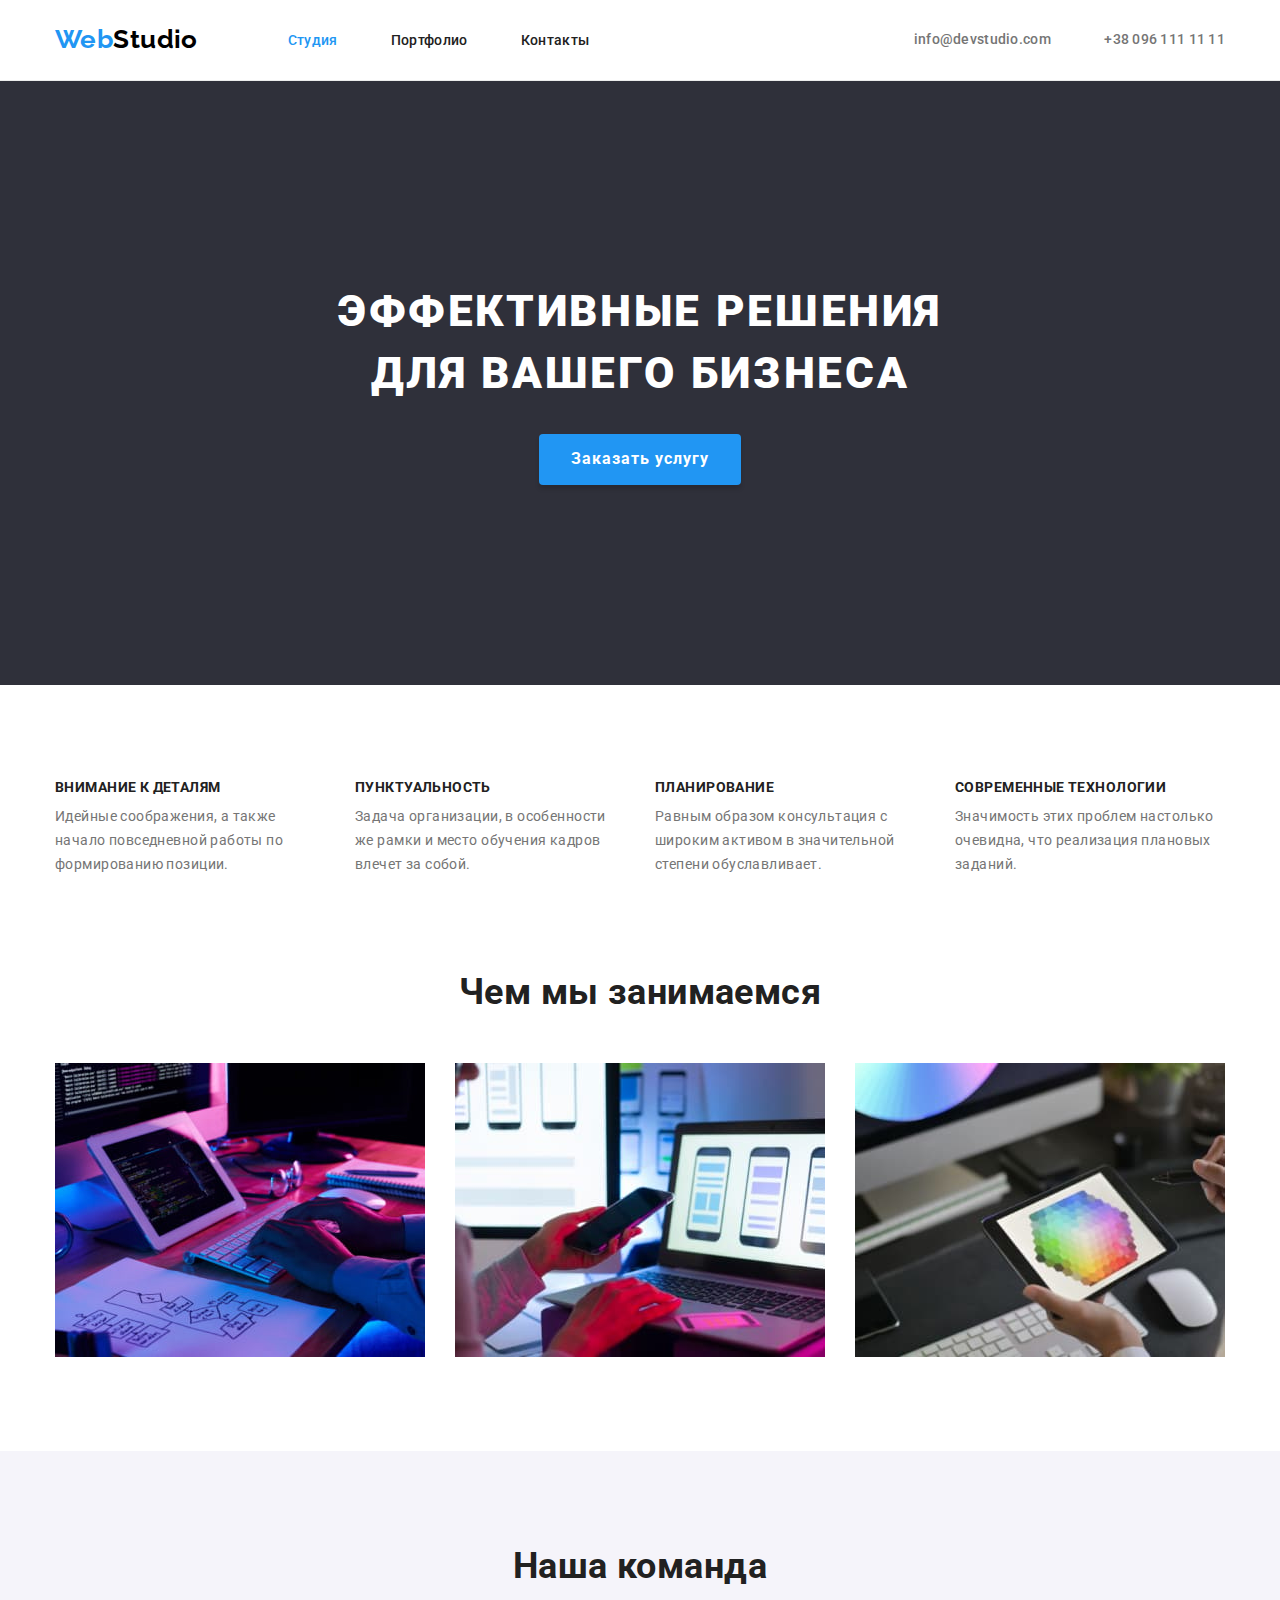
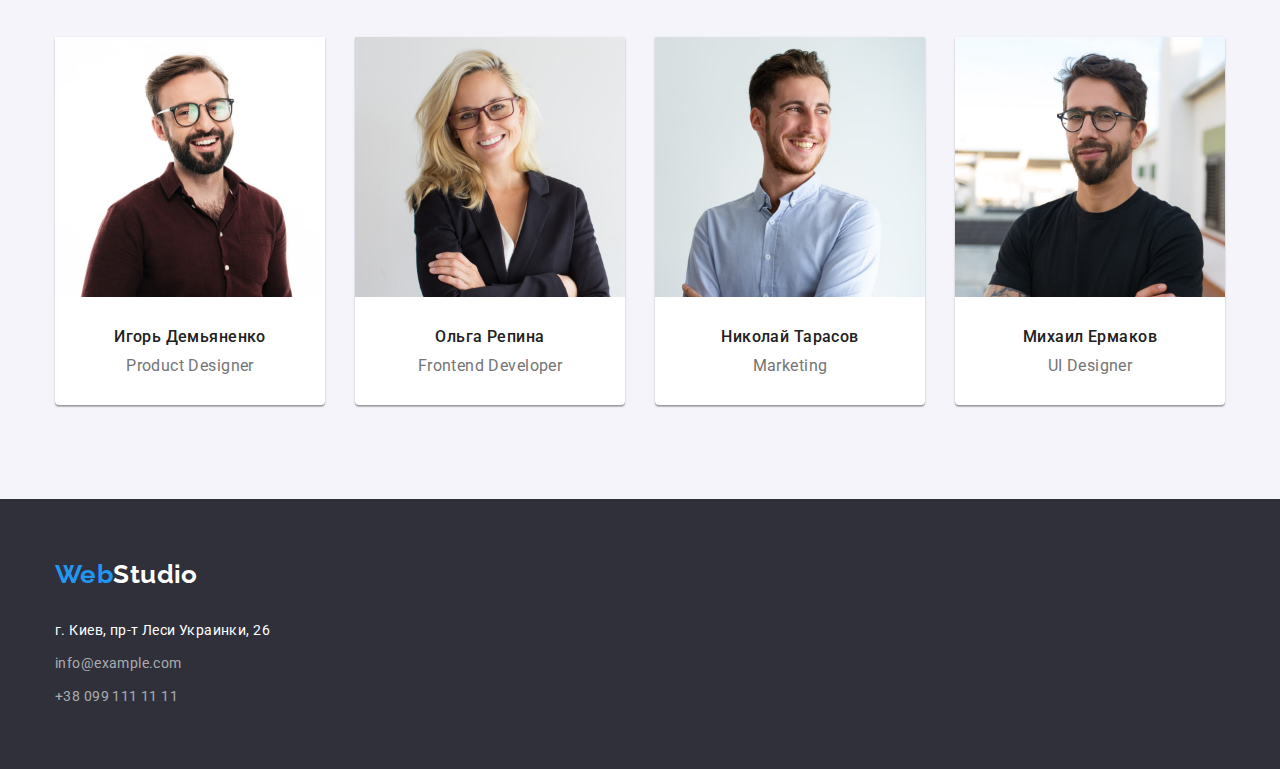
<file: index.html>
<!DOCTYPE html>
<html lang="ru">
<head>
   
    <meta charset="UTF-8">
    <meta http-equiv="X-UA-Compatible" content="IE=edge">
    <meta name="viewport" content="width=device-width, initial-scale=1.0">
    <title>Document</title>
    <link rel="stylesheet" href="https://cdnjs.cloudflare.com/ajax/libs/modern-normalize/1.1.0/modern-normalize.min.css">
    <link href="https://fonts.googleapis.com/css2?family=Raleway:wght@700&family=Roboto:wght@400;500;700;900&display=swap" rel="stylesheet">
    <link rel="stylesheet" href="./styles.css">
</head>
<body>
    <header class="page-header">
        <nav class=" container nav-list">
            <a href="./index.html" class="logo-header"><span class="logo-web">Web</span>Studio</a>
            <ul class="site-nav list">
                <li class="item"><a  class="link current" href="./index.html" >Студия</a></li>
                <li class="item"><a  class="link" href="./portfolio.html" >Портфолио</a></li>
                <li class="item"><a  class="link" href="" >Контакты</a></li>
            </ul>
            <ul class="auth-nav list">
                <li class="item"><a  class="link" href="mailto:info@devstudio.com">info@devstudio.com</a></li>
                <li class="item"><a  class="link" href="tel:+380961111111">+38 096 111 11 11</a></li>
            </ul>
         </nav>       
    </header>
        <main>
             <section class="section hero">
                <div class="container"></div>
                    <h1 class="main-title">Эффективные решения для вашего бизнеса</h1>
                    <button type="button" class="main btn">Заказать услугу</button>
                 </div>     
            </section> 
                     
        <!-- Особенности -->
        <section class="section features">
            <div class="container">
                    <h2 class="visually-hidden">Особенности</h2>
            <ul class="features-list">
                <li class="item">
                    <h3 class="title-features">Внимание к деталям</h3>
                    <p class="features-about">Идейные соображения, а также начало повседневной работы по формированию позиции.</p>
                </li>
                <li class="item">
                    <h3 class="title-features">Пунктуальность</h3>
                    <p class="features-about">Задача организации, в особенности же рамки и место обучения кадров влечет за собой.</p>
                </li>
                <li class="item">
                    <h3 class="title-features">Планирование</h3>
                    <p class="features-about">Равным образом консультация с широким активом в значительной степени обуславливает.</p>
                </li>
                <li class="item">
                    <h3 class="title-features">Современные технологии</h3>
                    <p class="features-about">Значимость этих проблем настолько очевидна, что реализация плановых заданий.</p>
                </li>
            </ul>
            </div>
        </section>
        <!-- Чем мы занимаемся -->
        <section class="section work">
            <div class="container">
                <h2 class="title work">Чем мы занимаемся</h2>
                <ul class="work-list">
                    <li class="item"><img src="./images/Студия/box_1.jpg" alt="Веб-программирование" width="370" height="294"></li>
                    <li class="item"><img src="./images/Студия/box_2.jpg" alt="Мобильное программирование" width="370" height="294"></li>
                    <li class="item"><img src="./images/Студия/box_3.jpg" alt="Веб-дизайн" width="370" height="294"></li>
                </ul>
            </div>
        </section>
        <!-- Наша команда -->
        <section class="team section">
           <div class="container">
            <h2 class="title team">Наша команда</h2>
            <ul class="team-container">
                <li class="team-card">
                    <img src="./images/Студия/Ihor_Demyanenko.jpg" alt="Игорь Демьяненко Product Designer" width="270" height="260">
                    <h3 class="item-team">Игорь Демьяненко</h3>
                    <p class="team-prof">Product Designer</p>
                </li>
                <li class="team-card">
                    <img src="./images/Студия/Olga_Repyna.jpg" alt="Ольга Репина Frontend Developer" width="270" height="260">
                    <h3 class="item-team">Ольга Репина</h3>
                    <p class="team-prof">Frontend Developer</p>
                </li>
                <li class="team-card">
                    <img src="./images/Студия/Mykolay_Tarasov.jpg" alt="Николай Тарасов Marketing" width="270" height="260">
                    <h3 class="item-team">Николай Тарасов</h3>
                    <p class="team-prof">Marketing</p>
                </li>
                <li class="team-card">
                    <img src="./images/Студия/Myhail_Ermakov.jpg" alt="Михаил Ермаков UI Designer" width="270" height="260">
                    <h3 class="item-team">Михаил Ермаков</h3>
                    <p class="team-prof">UI Designer</p>
                </li>
            </ul>
           </div>
        </section>
    </main>
    <footer class="footer">
        <div class="container">
            <a class="logo-footer" href="./index.html" ><span class="logo-web">Web</span><span class="logo-studio">Studio</span></a>
        <address>
           <ul class="address">
               <li class="item"><a href="">г. Киев, пр-т Леси Украинки, 26 </a></li>
               <li class="item"><span class="contacts"><a href="mailto:info@example.com">info@example.com</a></span></li>
               <li class="item"><span class="contacts"><a href="tel:+380991111111">+38 099 111 11 11</a></span></li>
           </ul>       
        </address> 
        </div>
    </footer>
</body>
</html>
</file>
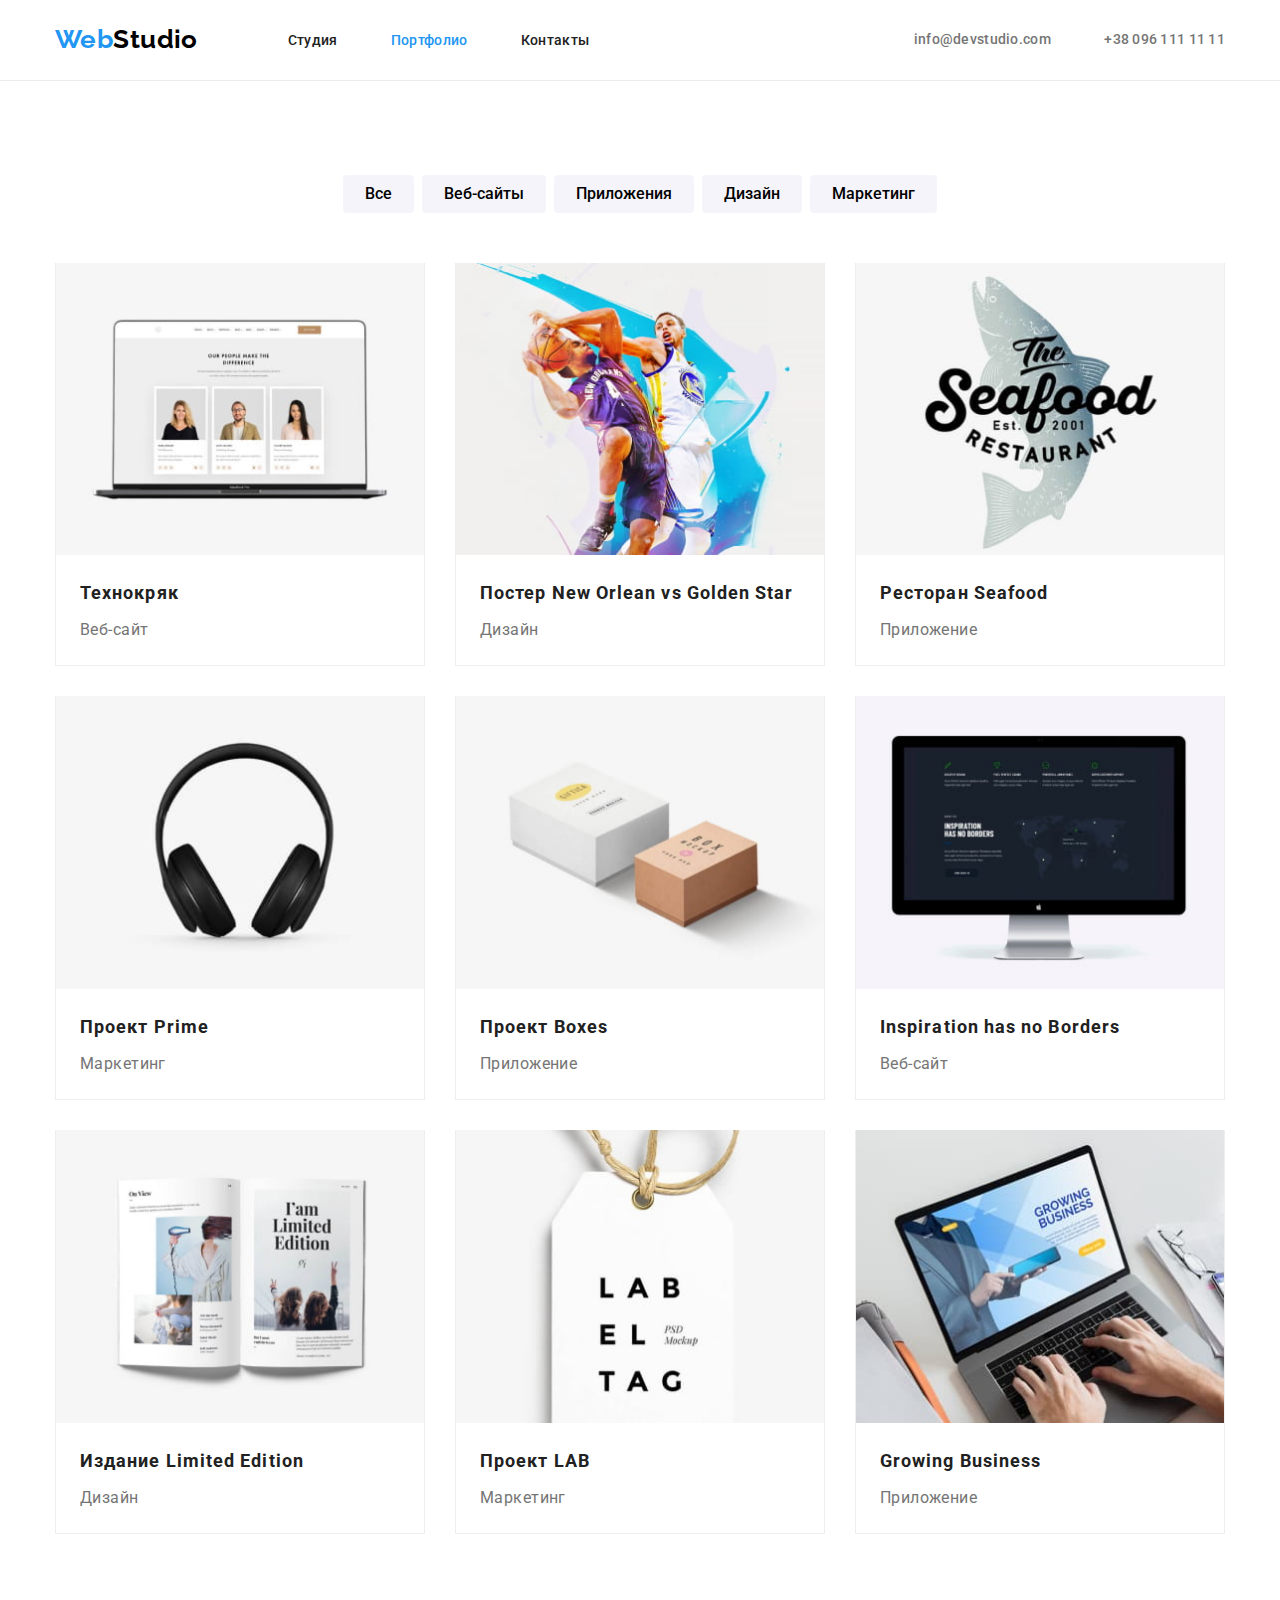
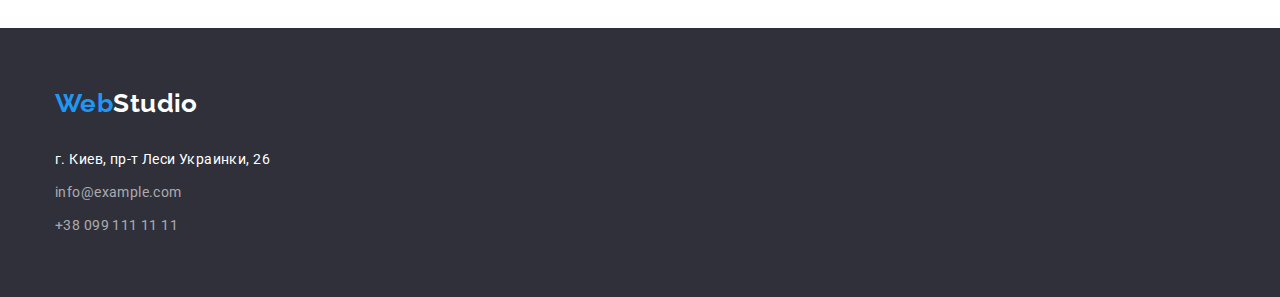
<file: portfolio.html>
<!DOCTYPE html>
<html lang="ru">
<head>
    <meta charset="UTF-8">
    <meta http-equiv="X-UA-Compatible" content="IE=edge">
    <meta name="viewport" content="width=device-width, initial-scale=1.0">
    <title>Document</title>
    <link rel="stylesheet" href="https://cdnjs.cloudflare.com/ajax/libs/modern-normalize/1.1.0/modern-normalize.min.css">
    <link href="https://fonts.googleapis.com/css2?family=Raleway:wght@700&family=Roboto:wght@400;500;700;900&display=swap" rel="stylesheet">
    <link rel="stylesheet" href="./styles.css">
</head>
<body>
    <header class="page-header">
        <nav class=" container nav-list">
            <a href="./index.html" class="logo-header"><span class="logo-web">Web</span>Studio</a>
            <ul class="site-nav list">
                <li class="item"><a  class="link" href="./index.html" >Студия</a></li>
                <li class="item"><a  class="link current" href="./portfolio.html" >Портфолио</a></li>
                <li class="item"><a  class="link" href="" >Контакты</a></li>
            </ul>
            <ul class="auth-nav list">
                <li class="item"><a  class="link" href="mailto:info@devstudio.com">info@devstudio.com</a></li>
                <li class="item"><a  class="link" href="tel:+380961111111">+38 096 111 11 11</a></li>
            </ul>
         </nav>       
    </header>
    <main>
        <section class="section portfolio">
           <div class="container">
                <h1 class="visually-hidden">Наши работы</h1>
                <ul class="filter-list">
                    <li class="item"><button type="button" class="btn">Все</button></li>
                    <li class="item"><button type="button" class="btn">Веб-сайты</button></li>
                    <li class="item"><button type="button" class="btn">Приложения</button></li>
                    <li class="item"><button type="button" class="btn">Дизайн</button></li>
                    <li class="item"><button type="button" class="btn">Маркетинг</button></li>
                </ul>
                <ul class="works-container">
                    <li class="item"> 
                        <a href="">
                            <img src="./images/Портфолио/Techno.jpg" alt="Проект Технокряк" width="370">
                            <div class="portfolio-descr">
                               <h2 class="work-title">Технокряк</h3>
                                <p class="work-descr">Веб-сайт</p> 
                            </div>
                        </a>
                    </li>
                    <li class="item">
                        <a href="">
                            <img src="./images/Портфолио/Bascketball.jpg" alt="Проект постера к баскетбольному матчу" width="370">
                            <div class="portfolio-descr">
                               <h2 class="work-title">Постер New Orlean vs Golden Star</h3>
                                <p class="work-descr">Дизайн</p> 
                            </div>
                        </a>
                    </li>
                    <li class="item">
                        <a href="">
                            <img src="./images/Портфолио/Seafood-rest.jpg" alt="Проект ресторана морской кухни" width="370">
                            <div class="portfolio-descr">
                               <h2 class="work-title">Ресторан Seafood</h3>
                                <p class="work-descr">Приложение</p> 
                            </div>
                        </a>
                    </li>
                    <li class="item">
                        <a href="">
                            <img src="./images/Портфолио/Prime.jpg" alt="Проект наушников Прайм" width="370">
                            <div class="portfolio-descr">
                               <h2 class="work-title">Проект Prime</h3>
                                <p class="work-descr">Маркетинг</p> 
                            </div>
                        </a>
                    </li>
                    <li class="item">
                        <a href="">
                            <img src="./images/Портфолио/Boxes.jpg" alt="Проект офрмленния коробок" width="370">
                            <div class="portfolio-descr">
                               <h2 class="work-title">Проект Boxes</h3>
                            <p class="work-descr">Приложение</p> 
                            </div>
                        </a>
                    </li>
                    <li class="item">
                        <a href="">
                            <img src="./images/Портфолио/Inspiration.jpg" alt="Проект Вдохновение" width="370">
                            <div class="portfolio-descr">
                               <h2 class="work-title">Inspiration has no Borders</h3>
                                <p class="work-descr">Веб-сайт</p> 
                            </div>
                        </a>
                    </li>
                    <li class="item">
                        <a href="">
                            <img src="./images/Портфолио/LimEditional.jpg" alt="Проект журнала" width="370">
                            <div class="portfolio-descr">
                               <h2 class="work-title">Издание Limited Edition</h3>
                                <p class="work-descr">Дизайн</p> 
                            </div>
                        </a>
                    </li>
                    <li class="item">
                        <a href="">
                            <img src="./images/Портфолио/LAB.jpg" alt="Проект ЛАБ" width="370">
                            <div class="portfolio-descr">
                               <h2 class="work-title">Проект LAB</h3>
                                <p class="work-descr">Маркетинг</p> 
                            </div>
                        </a>
                    </li>
                    <li class="item">
                        <a href="">
                            <img src="./images/Портфолио/GrowBusiness.jpg" alt="Проект по развитию бизнеса" width="370">
                            <div class="portfolio-descr">
                               <h2 class="work-title">Growing Business</h3>
                                <p class="work-descr">Приложение</p>  
                            </div>
                        </a>  
                    </li>
                </ul>
           </div>
        </section>
    </main>
    <footer class="footer">
        <div class="container">
            <a class="logo-footer" href="./index.html" ><span class="logo-web">Web</span><span class="logo-studio">Studio</span></a>
        <address>
           <ul class="address">
               <li class="item"><a href="">г. Киев, пр-т Леси Украинки, 26 </a></li>
               <li class="item"><span class="contacts"><a href="mailto:info@example.com">info@example.com</a></span></li>
               <li class="item"><span class="contacts"><a href="tel:+380991111111">+38 099 111 11 11</a></span></li>
           </ul>       
        </address> 
        </div>
    </footer>
</body>
</html>
</file>
<file: styles.css>
:root{
    --main-background-color: E5E5E5;
    --secondary-background-color:#ffffff;
    --third-background-color:#2F303A;
    --main-text-color:#212121;
    --secondary-text-color:#757575;
    --white-color:#ffffff;
    --color-of-active:#2196F3;
    --logo-color:#000000;
    --color-btn:#F5F4FA;
    --main-btn-active:#188CE8;
    --border-color-header:#ECECEC;
}
body{
    color:var(--main-text-color);
    background-color: var(--main-background-color);
    font-family: Roboto, sans-serif;
    letter-spacing: 0.03em;
    font-size: 14px;
    
}
h1,h2,h3,ul,p{
    margin: 0;
    padding: 0;
}
ul{
    list-style: none;
}
img{
    display: block;
    width: 100%;
    height: auto;
}
.container{
    width: 1200px;
    padding-left: 15px;
    padding-right: 15px;
    margin-left: auto;
    margin-right: auto;
    }
/*Header*/ 
.page-header{
    border-bottom: 1px solid var(--border-color-header);
}
.nav-list{ 
    display: flex;
    align-items: center;
}
.logo-header{
    margin-right: 90px;

    color:var(--logo-color);
    font-family: 'Raleway';
    font-weight: 700;
    font-size: 26px;
    line-height: 1.2;
    text-decoration: none;  
}
.logo-header:hover,
.logo-header:focus{
    color: var(--color-of-active);
}
.logo-web{
    color: var(--color-of-active);
}
.site-nav .link{
    padding-top: 32px;
    padding-bottom: 32px;

    color:var(--main-color);
    font-family: 'Roboto';
    font-weight: 500;
    line-height: 1.14;
    letter-spacing: 0.02em;
    text-decoration: none;
} 
.site-nav .link.current{
    color: var(--color-of-active);
}
 .site-nav .link:hover,
 .site-nav .link:focus {
    color: var(--color-of-active); 
 }
 .site-nav .item{
   display: inline-block;
   align-items: center;
}
.site-nav .item+.item{
margin-left:50px;
}
.auth-nav .link {
    padding-top: 32px;
    padding-bottom: 32px;

    color: var(--secondary-text-color);
    font-family: 'Roboto';
    font-weight: 500;
    line-height: 1.14;
    letter-spacing: 0.02em; 
    text-decoration: none;
}  
.auth-nav .link:hover,
 .auth-nav .link:focus{
    color: var(--color-of-active);
 }
.auth-nav .item{
    display: inline-flex;
    align-items:center;
}
.auth-nav .item+.item{
    margin-left:50px;
}
.auth-nav{
    margin-left: auto;
}
/*Hero section*/
.section{
    padding-top: 94px;
    padding-bottom: 94px;
}
.visually-hidden {
    position: absolute;
    width: 1px;
    height: 1px;
    margin: -1px;
    border: 0;
    padding: 0;
    
    white-space: nowrap;
    clip-path: inset(100%);
    clip: rect(0 0 0 0);
    overflow: hidden;
  }
.hero{
    padding-top: 200px;
    padding-bottom: 200px;
    text-align: center;
    background-color: var(--third-background-color);
}
.main-title{
    width: 696px;
    margin-left: auto;
    margin-right: auto;
    margin-bottom: 30px;
    text-transform: uppercase;
    color:var(--white-color);
    font-weight: 900;
    font-size: 44px;
    line-height: 1.4;
    letter-spacing: 0.06em;
}
.main.btn{
    display: inline-block;
    padding: 10px 32px;
    border-radius: 4px;
    border: transparent;
    min-width: 200px;

    color: var(--white-color);
    background-color: var(--color-of-active);
    box-shadow: 0px 4px 4px rgba(0, 0, 0, 0.15);
    font-weight: 700;
    font-size: 16px;
    line-height: 1.9;
    letter-spacing: 0.06em;
}
.main.btn:hover,
.main.btn:focus{
    background-color: var(--main-btn-active);
}
.title{
    font-size: 36px;
    line-height: 1.17;
    text-align: center;
}
/* Features */

.features-list{
    display:inline-flex; 
}
.features-list .item{
    width: 270px;
}
.features-list .item+.item{
    margin-left: 30px;
}
.title-features{
    text-transform: uppercase;
    font-size: 14px;
    line-height: 1.14;
    margin-bottom: 10px;
}
.features-about{
    color: var(--secondary-text-color);
    line-height: 1.7;
}

    /* Works list */
.section.work{
        padding-top: 0;
    }
.title.work{
    margin-bottom: 50px;
}
.work-list{
    display: flex;
}
.work-list .item+.item{
    margin-left: 30px;
}

/* Team */
.team.section{
    background-color: var(--color-btn);
}
.team-card{
    background-color: var(--secondary-background-color);
    box-shadow: 0px 1px 3px rgba(0, 0, 0, 0.12), 0px 1px 1px rgba(0, 0, 0, 0.14), 0px 2px 1px rgba(0, 0, 0, 0.2);
    border-radius: 0px 0px 4px 4px;
}
.team-card+.team-card{
    margin-left: 30px;
}
.title.team{
    margin-bottom: 50px;
}
.team-container{
    display: flex;
}
.item-team{
    margin-top: 30px;
    margin-bottom: 10px;
    text-align: center;
    font-size: 16px;
    font-weight: 500;
    line-height: 1.19;
}
.team-prof{
    margin-bottom: 30px;
    text-align: center;
    color: var(--secondary-text-color);
    font-size: 16px;
    line-height: 1.19; 
}
/*Fotter*/
.footer{
    background-color: var(--third-background-color);
    padding: 60px 0;
}
.logo-footer{
    color:var(--white-color);
    font-family: 'Raleway';
    font-weight: 700;
    font-size: 26px;
    line-height: 1.2;
    text-decoration: none; 
}
.logo-footer:hover,
.logo-footer:focus{
    color: var(--color-of-active);
}
address{
    margin-top: 20px;
}
 .address a{
    display: inline-flex;
    margin-top: 9px;

    color: var(--white-color);
    line-height: 1.7;
    font-style: normal;
    text-decoration: none;
 }

 .address span a{
    color: rgba(255, 255, 255, 0.6);
    text-decoration: none;
 }
 .address a:hover,
 .address a:focus{
    color: var(--color-of-active);
 }
 

/*Portfolio*/
.filter-list{
    display: flex;
    justify-content: center;
    margin-bottom: 50px;
}
.filter-list .item+.item{
    margin-left: 8px;
}
.btn{
    padding: 6px 22px;
    background-color: var(--color-btn);
    font-weight: 500;
    font-size: 16px;
    line-height: 1.6;
    border-radius: 4px;
    border: transparent;
}
.btn:hover,
.btn:focus{
    color:var(--white-color);
    background-color:var(--color-of-active);
    box-shadow: 0px 3px 1px rgba(0, 0, 0, 0.1), 0px 1px 2px rgba(0, 0, 0, 0.08), 0px 2px 2px rgba(0, 0, 0, 0.12);
    border-radius: 4px;
    cursor: pointer;
}
.works-container{
    display: flex;
    flex-wrap: wrap;
    gap: 30px;
}
.works-container .item{
    flex-basis: calc((100% - 60px) / 3);
    background-color: var(--secondary-background-color);
    border-right: 1px solid #EEEEEE; 
    border-left: 1px solid #EEEEEE;
    border-bottom: 1px solid #EEEEEE;
}
.works-container a{
    color: var(--main-text-color);
    text-decoration: none;
}
.portfolio-descr{
    padding: 20px 24px;
}
.work-title{
    margin-bottom: 4px;
    font-weight: 700;
    font-size: 18px;
    line-height: 2;
    letter-spacing: 0.06em;
}
.work-descr{
    color: var(--secondary-text-color);
    font-size: 16px;
    line-height: 1.9;
}
</file>
